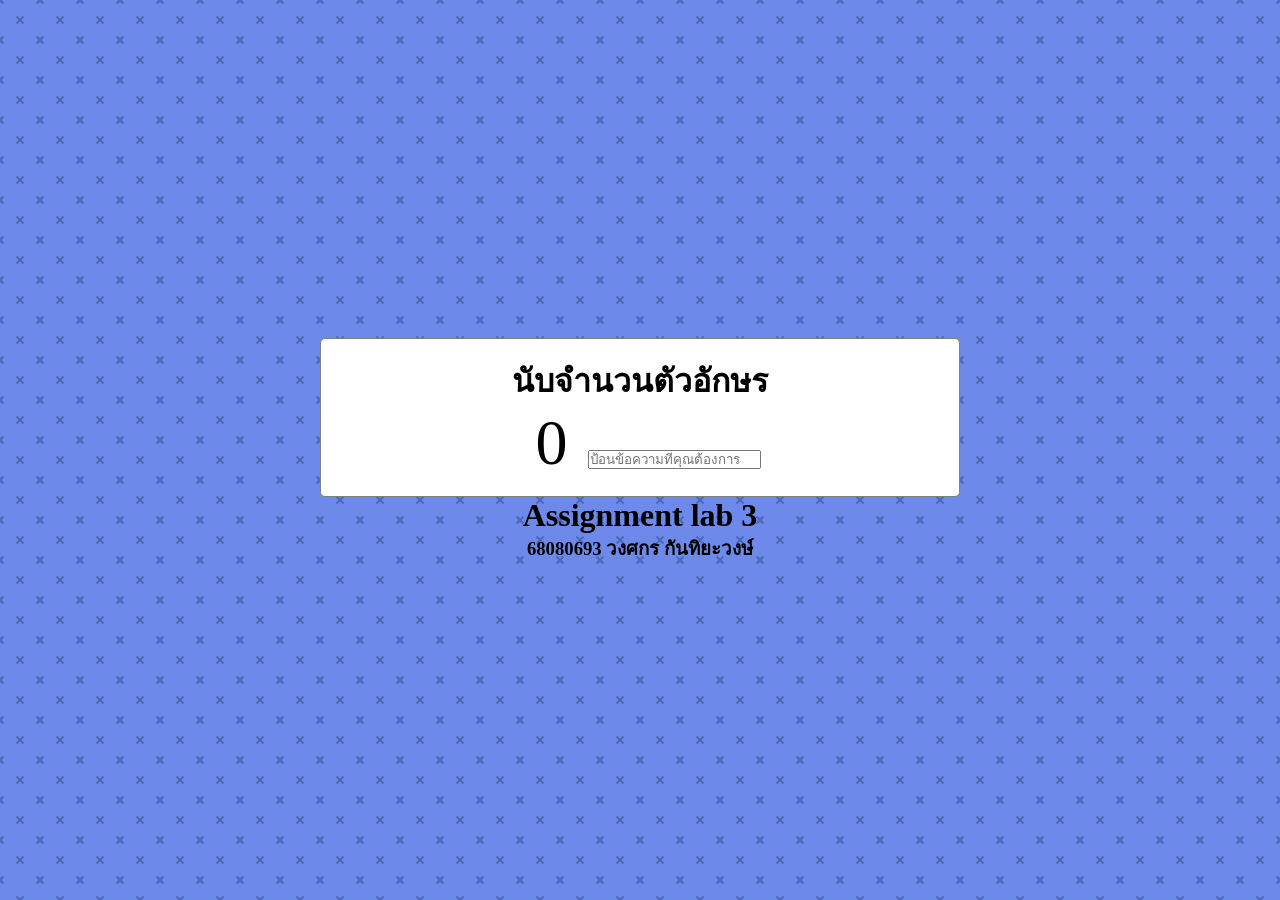
<file: Lab3/L3_68080693.html>
<!DOCTYPE html>
<html lang="en">
<head>
    <meta charset="UTF-8">
    <meta name="viewport" content="width=device-width, initial-scale=1.0">
    <title>Input Character Count</title>
    <link rel="stylesheet" href="L3_style.css">
</head>
<body>
    <div class="container">
        <h1>นับจำนวนตัวอักษร</h1>
        <span class="count">0</span>
        <input type="text" placeholder="ป้อนข้อความที่คุณต้องการ">
    </div>
    <script src="L3_app.js"></script>
    <h1>Assignment lab 3</h1>
    <h3>68080693 วงศกร กันทิยะวงษ์</h3>
</body>
</html>
</file>
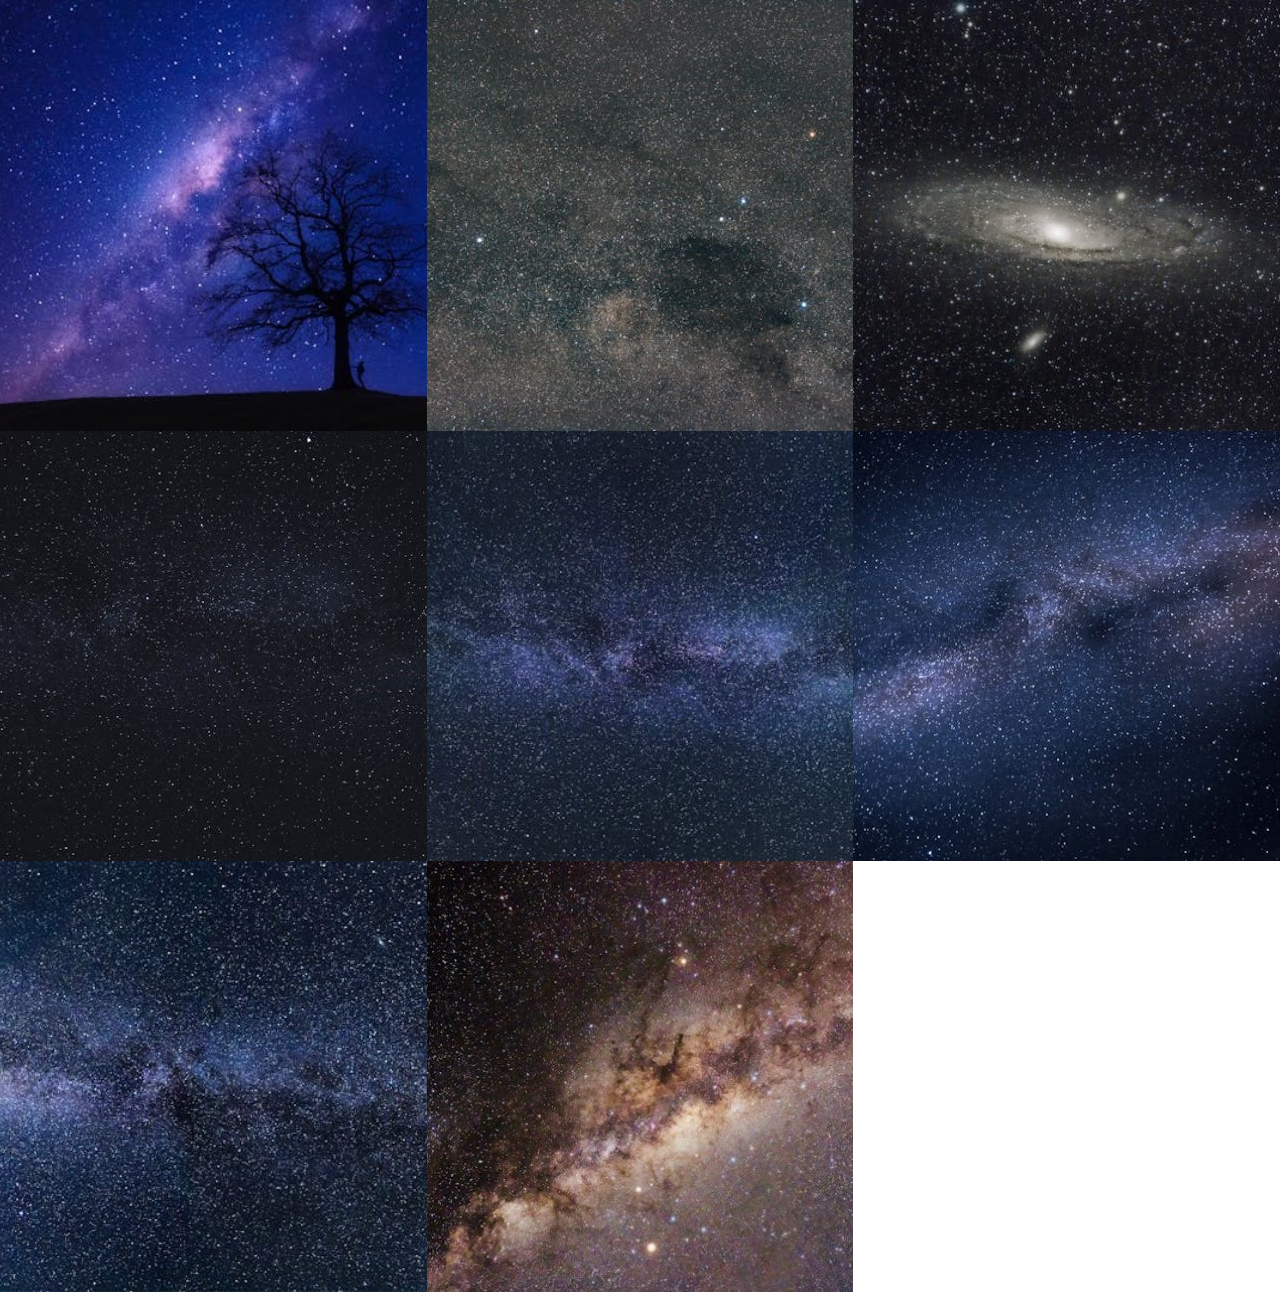
<file: Lab4/L4_68080693.html>
<!DOCTYPE html>
<html lang="en">
<head>
    <meta charset="UTF-8">
    <meta name="viewport" content="width=device-width, initial-scale=1.0">
    <link rel="stylesheet" href="L4_style.css">
    <title>Image Caroysel Popup</title>
</head>
<body>
    <section class="gallery">
        <div class="img-container">
            <img src="galaxy/small/1.jpg" alt="1">
        </div>
        <div class="img-container">
            <img src="galaxy/small/2.jpg" alt="2">
        </div>
        <div class="img-container">
            <img src="galaxy/small/3.jpg" alt="3">
        </div>
        <div class="img-container">
            <img src="galaxy/small/4.jpg" alt="4">
        </div>
        <div class="img-container">
            <img src="galaxy/small/5.jpg" alt="5">
        </div>
        <div class="img-container">
            <img src="galaxy/small/6.jpg" alt="6">
        </div>
        <div class="img-container">
            <img src="galaxy/small/7.jpg" alt="7">
        </div>
        <div class="img-container">
            <img src="galaxy/small/8.jpg" alt="8">
        </div>
    </section>
    <div class="modal">
        <img src="galaxy/full/full.jpg" alt="" class="full-img">
    </div>
    <script src="L4_style.css"></script>
</body>
</html>
</file>
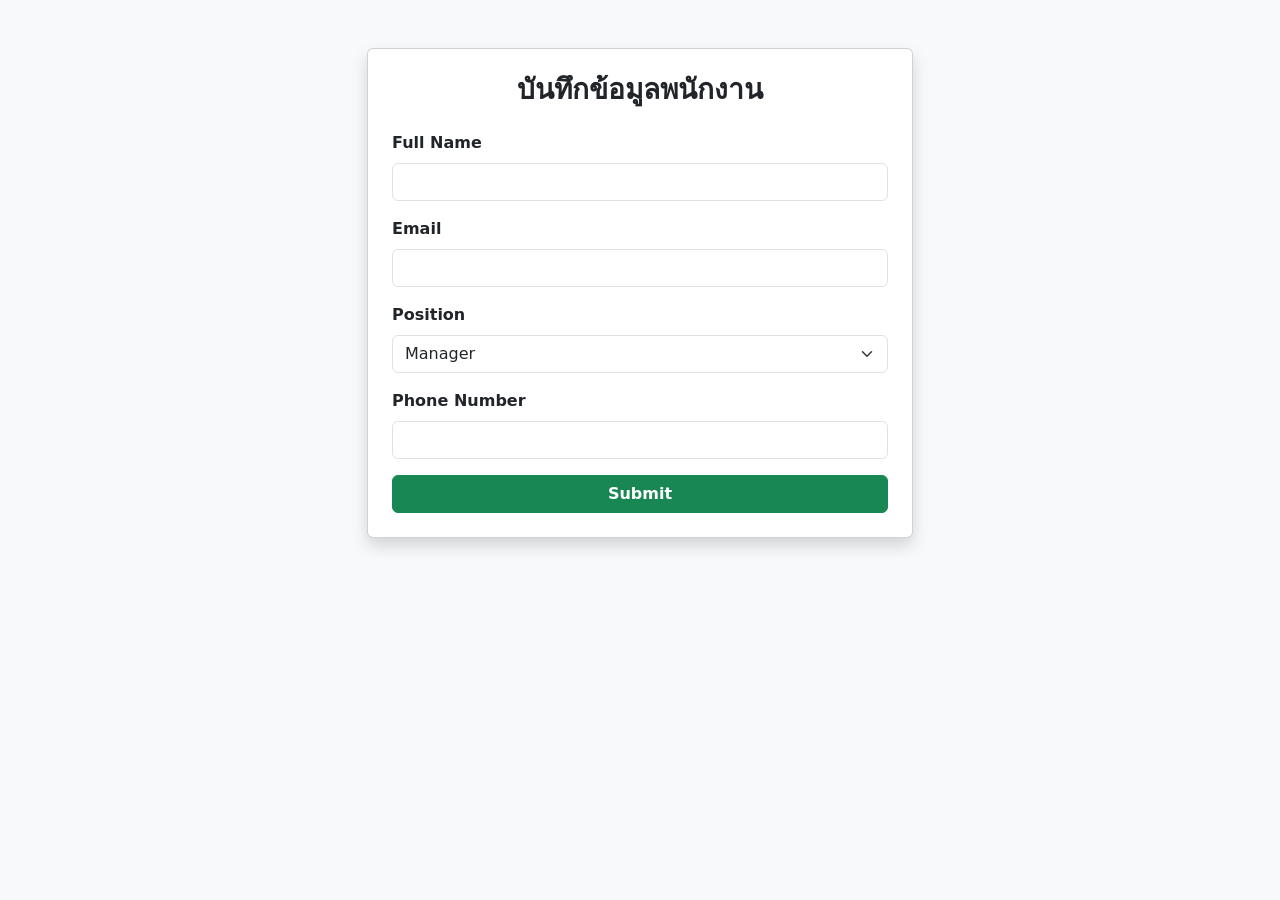
<file: ProjectF/myproject/myapp/templates/form.html>
<!DOCTYPE html>
<html lang="en">
<head>
    <meta charset="UTF-8">
    <meta name="viewport" content="width=device-width, initial-scale=1.0">
    <title>Employee Form</title>

    <!-- Bootstrap CDN -->
    <link href="https://cdn.jsdelivr.net/npm/bootstrap@5.3.3/dist/css/bootstrap.min.css" rel="stylesheet">
</head>
<body class="bg-light">

    <div class="container mt-5">
        <div class="row justify-content-center">
            <div class="col-md-6">

                <div class="card shadow p-4">
                    <h3 class="text-center mb-4 fw-bold">บันทึกข้อมูลพนักงาน</h3>

                    <form>
                        <!-- Full Name -->
                        <div class="mb-3">
                            <label class="form-label fw-bold">Full Name</label>
                            <input type="text" class="form-control" placeholder="">
                        </div>

                        <!-- Email -->
                        <div class="mb-3">
                            <label class="form-label fw-bold">Email</label>
                            <input type="email" class="form-control" placeholder="">
                        </div>

                        <!-- Position -->
                        <div class="mb-3">
                            <label class="form-label fw-bold">Position</label>
                            <select class="form-select">
                                <option selected>Manager</option>
                                <option>Staff</option>
                                <option>Developer</option>
                                <option>Accountant</option>
                            </select>
                        </div>

                        <!-- Phone Number -->
                        <div class="mb-3">
                            <label class="form-label fw-bold">Phone Number</label>
                            <input type="text" class="form-control" placeholder="">
                        </div>

                        <!-- Submit -->
                        <button type="submit" class="btn btn-success w-100 fw-bold">
                            Submit
                        </button>

                    </form>
                </div>

            </div>
        </div>
    </div>

</body>
</html>
</file>
<file: Lab3/L3_style.css>
*{
    margin: 0;
    padding: 0;
    box-sizing: border-box;
}
body {
    display: flex;
    flex-direction: column;
    align-items: center;
    justify-content: center;
    min-height: 100vh;
    margin: 0;
    background-color: #6d8aea;
    background-image: url("data:image/svg+xml,%3Csvg xmlns='http://www.w3.org/2000/svg' width='40' height='40' viewBox='0 0 40 40'%3E%3Cg fill-rule='evenodd'%3E%3Cg fill='%231b3372' fill-opacity='0.4'%3E%3Cpath d='M0 38.59l2.83-2.83 1.41 1.41L1.41 40H0v-1.41zM0 1.4l2.83 2.83 1.41-1.41L1.41 0H0v1.41zM38.59 40l-2.83-2.83 1.41-1.41L40 38.59V40h-1.41zM40 1.41l-2.83 2.83-1.41-1.41L38.59 0H40v1.41zM20 18.6l2.83-2.83 1.41 1.41L21.41 20l2.83 2.83-1.41 1.41L20 21.41l-2.83 2.83-1.41-1.41L18.59 20l-2.83-2.83 1.41-1.41L20 18.59z'/%3E%3C/g%3E%3C/g%3E%3C/svg%3E");
}
.container {
    width: 40rem;
    border: 1px solid gray;
    padding: 1rem;
    background: white;
    text-align: center;
    border-radius: 5px;
}
.count {
    font-size: 4rem;
    padding: 0 1rem;
    text-align: center;
}
.input[type="text"] {
    display: block;
    font-size: 16px;
    border:  1px solid rgb(107, 107, 107);
    border-radius: 2px;
    padding: 10px;
    width: 100%;
    outline: none;
}
</file>
<file: Lab4/L4_style.css>
*{
    box-sizing: border-box;
    padding: 0;
    margin: 0;
}

.gallery{
    display: grid;
    grid-template-columns: repeat(auto-fit,minmax(350px,1fr));
}

.img-container img{
    width: 100%;
    height: 100%;
    object-fit: cover;
    cursor: pointer;
}

.modal{
    background: rgba(0, 0, 0, 0.5);
    position: fixed;
    left: 0;
    top: 0;
    width: 100%;
    height: 100%;
    pointer-events: none;
    opacity: 0;
    transition: all 0.3s ease-in-out;
}

.full-img{
    position: absolute;
    height: 85%;
    top: 50%;
    left: 50%;
    transform: translate(-50%,-50%);
    transition: all 0.3 ease-in-out;
}
</file>
